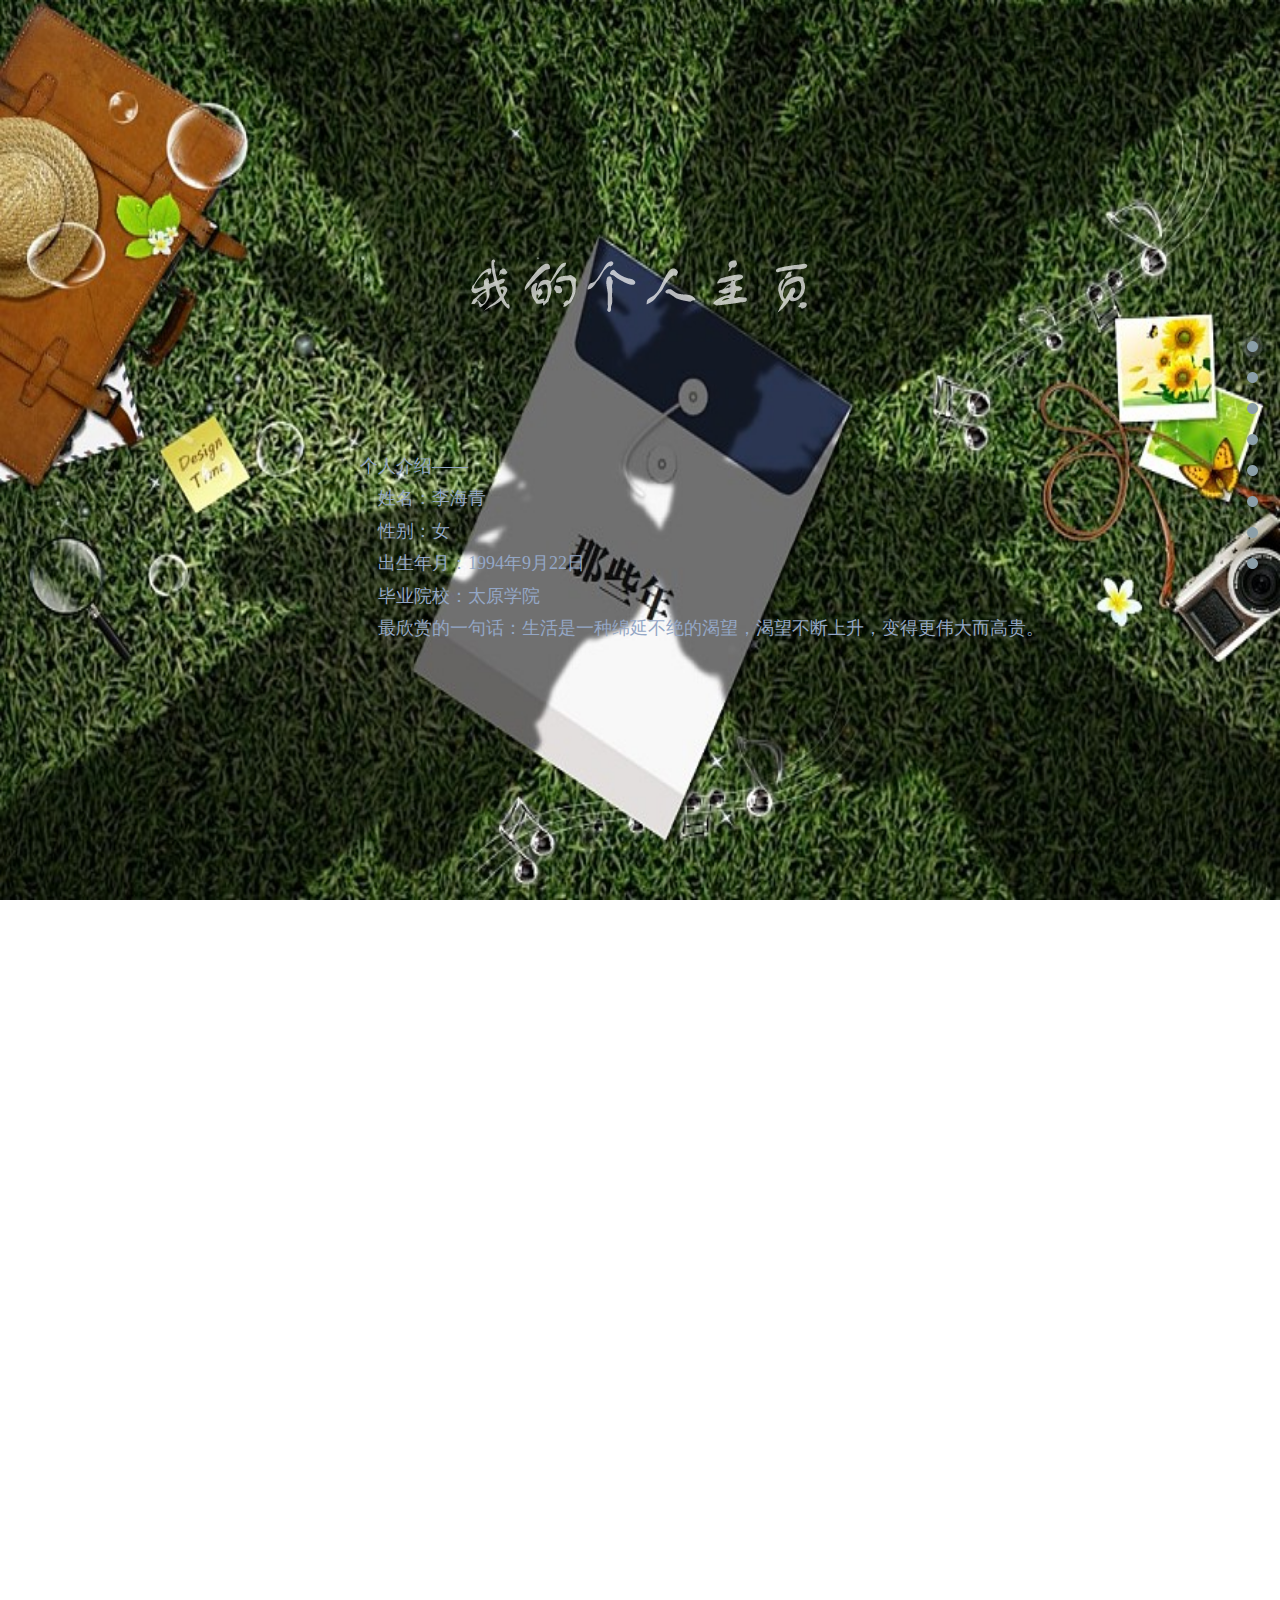
<file: index.html>
﻿<!DOCTYPE html PUBLIC "-//W3C//DTD XHTML 1.0 Transitional//EN" "http://www.w3.org/TR/xhtml1/DTD/xhtml1-transitional.dtd">
<html xmlns="http://www.w3.org/1999/xhtml">
<head>
<meta http-equiv="Content-Type" content="text/html; charset=utf-8" />
<title>个人主页</title>
<link rel="stylesheet" href="css/jquery.fullPage.css">
<style>
* { margin: 0; padding: 0;text-decoration: none}
body { font: 16px/1.8 "Microsoft Yahei",verdana;}

/* 右侧导航 */
#fullPage-nav { _display: none; font-size: 12px;}
#fullPage-nav li { width: 90px; height: 21px; margin: 10px 0 0; vertical-align: middle;}
#fullPage-nav li a { float: right; width: 21px; height: 21px; color: #8F9DA4; text-decoration: none; text-align: right; background: url(images/dot.png) 5px 5px no-repeat;}
#fullPage-nav li .active { background-position: 0 bottom;}
#fullPage-nav span { display: none;}
.fullPage-tooltip { float: left; top: 0; margin-right: 5px; font: 12px "Microsoft Yahei"; color: #8F9DA4; line-height: 21px;}

.section { position: relative; overflow: hidden;}
.section .bg { position: absolute; left: 0; top: 0; width: 100%; height: 100%;}
.section .bg img { display: block; width: 100%; height: 100%;}

.bg11 { position: absolute; bottom: 0; width: 100%; height: 850px; background: url(images/bg11.png) 50% 0 no-repeat; transition: all 1s;}
.bg12 { position: absolute; bottom: -392px; width: 100%; height: 392px; background: url(images/bg12.png) 50% 0 no-repeat; opacity: 0; transition: all 1.7s; bottom: 90px\0;}
.bg13 { position: absolute; bottom: -377px; width: 100%; height: 377px; background: url(images/bg13.png) 50% 0 no-repeat; transition: all 1s;}
.hgroup { position: absolute; width: 554px; height: 176px; left: 50%; top: 25%; margin: 0 0 0 -277px; text-indent: -9999px; background-image: url(images/slogan4.png); opacity: 0; -webkit-transform:scale(0.5, 0.5); transform:scale(0.5, 0.5); transition: all 1s;}
.p11 { position: absolute; left: 50%; top: 50%; width: 700px; margin: 0 0 0 -280px; font-size: 18px; color: #94a7c6; opacity: 0; transition: all 0.5s;}
.mail { position: absolute; left: 50%; top: -26px; width: 375px; height: 26px; margin-left: -187px; background-image: url(images/logo.png); transition: all 1s;}
.mail { float: left; height: 26px; text-indent: -9999px;}
.mail-163 { float: left; width: 107px;}
.mail-126 { float: left;width: 108px; margin-left: 23px;}
.mail-yeah { float: right; width: 115px;}

.bg21 { position: absolute; left: 50%; bottom: 15%; width: 819px; height: 250px; margin-left: -608px; margin-bottom: 40px; background: url(images/bg21.png) 0 0 no-repeat; transition: all 1s;  opacity: 0; margin-left: -1108px;}
.bg22 { position: absolute; left: 50%; bottom: 15%; width: 819px; height: 299px; margin-left: -280px; margin-bottom: 70px; background: url(images/bg22.png) right 0 no-repeat; transition: all 1s; opacity: 0; margin-left: 320px;}
.bg23 { position: absolute; left: 50%; bottom: 15%; width: 819px; height: 325px; margin-left: -409px; background: url(images/com.jpg) 50% 0 no-repeat; transition: all 1s;  bottom: -40%;}
.section strong { position: absolute; left: 50%; top: 15%; z-index: 10; width: 512px; height: 45px; margin-left: -256px; font-size: 24px; font-weight: 500; color: #748A9E; opacity: 0; -webkit-transform:scale(0.5, 0.5); transform:scale(0.5, 0.5); transition: all 1s;}
.section h3 { position: absolute; left: 50%; top: 15%; z-index: 10; width: 512px; height: 45px; margin-left: -256px; margin-top: 60px; text-indent: -9999px; background-repeat: no-repeat; opacity: 0; -webkit-transform:scale(0.5, 0.5); transform:scale(0.5, 0.5); transition: all 1s;}
.p1 { position: absolute; left: 50%; top: 15%; width: 510px; margin-left: -255px; margin-top: 130px; font-size: 16px; color: #727F8C; opacity: 0; transition: all 1s;}

.section2 h3 { background-image: url(images/t31.png);}
.section3 h3 { background-image: url(images/t21.png);}
.section4 h3 { background-image: url(images/t4.png);}
.section5 h3 { background-image: url(images/t5.png);}
.section6 strong { width: 561px; margin-left: -280px;}
.section6 h3 { width: 561px; margin-left: -280px; background-image: url(images/t6.png);}
.section7 strong { width: 561px; margin-left: -280px;}
.section7 h3 { width: 561px; margin-left: -280px; background-image: url(images/t7.png);}
.section8 strong { width: 561px; margin-left: -280px;}
.section8 h3 { width: 561px; margin-left: -280px; background-image: url(images/t8.png);}
.section9 strong { width: 609px; margin-left: -304px;}
.section9 h3 { width: 609px; margin-left: -304px; background-image: url(images/t9.png);}
.section9 h3 span { position: absolute; left: -100px; top: -48px; width: 89px; height: 90px; background-image: url(images/yixin.png);}

.bg31 { position: absolute; left: 50%; bottom: 0; width: 892px; height: 472px; margin-left: -396px; margin-bottom: 80px; background-image: url(images/bg31.png); opacity: 0; transition: all 1s;}
.bg32 { position: absolute; left: 50%; bottom: 0; width: 892px; height: 472px; margin-left: -396px; background: url(images/bg32.png) 470px bottom no-repeat; opacity: 0; transition: all 1s;}
.bg33 { position: absolute; left: 50%; bottom: 0; width: 441px; height: 380px; margin-left: 50%; background: url(images/bg33.png) 0 0 no-repeat; opacity: 0; transition: all 1s;}
.p3 { position: absolute; width: 430px; left: 50%; top: 15%; margin-top: 250px; margin-left: -100%; font-size: 16px; color: #FFFDE1; opacity: 0; transition: all 1s;}

.bg41 { position: absolute; bottom: -372px; width: 100%; height: 372px; background: url(images/bg41.png) 50% 0 no-repeat; transition: all 1s;}
.bg42 { position: absolute; bottom: -449px; width: 100%; height: 449px; background: url(images/bg42.png) 50% 0 no-repeat; transition: all 1s;}
.bg43 { position: absolute; bottom: -449px; width: 100%; height: 449px; margin-bottom: -130px; background: url(images/bg43.png) 50% 0 no-repeat; transition: all 1s;}

.bg51, .bg52, .bg53, .bg54 { position: absolute; z-index: 1; width: 208px; left: 50%; bottom: 20%; padding-top: 210px; color: #fff;}
.section5 h4 { margin-bottom: 12px; font-size: 23px; font-weight: 500;}
.section5 p { font-size: 14px;}
.bg51 { margin-left: -851px; background: url(images/bg51.png) 50% 0 no-repeat; opacity: 0; transition: all 1s;}
.bg52 { margin-left: -403px; background: url(images/bg52.png) 50% 0 no-repeat; opacity: 0; transition: all 1s;}
.bg53 { margin-left: 195px; background: url(images/bg53.png) 50% 0 no-repeat; opacity: 0; transition: all 1s;}
.bg54 { margin-left: 645px; background: url(images/bg54.png) 50% 0 no-repeat; opacity: 0; transition: all 1s;}

.bg61 { position: absolute; top: -454px; width: 100%; height: 545px; background: url(images/bg61.png) 50% 0 no-repeat; transition: all 1s;}
.bg62 { position: absolute; left: 10%; bottom: 25%; width: 597px; height: 284px; margin-left: -507px; background-image: url(images/suxin.png); transition: all 1s;background-size: 100%}
.bg500 { position: absolute; left: 10%; bottom: 15%; width: 597px; height: 284px; margin-left: -507px; background-image: url(images/wph.png); transition: all 1s;background-size: 100%}
.txt6 { position: absolute; left: 90%; bottom: 20%; width: 447px; margin-left: 90px; opacity: 0; transition: all 1s;}
.txt6 p { margin-bottom: 17px; color: #5C7970;}

.bg71 { position: absolute; left: 50%; bottom: -201px; width: 699px; height: 201px; margin-left: -630px; background: url(images/bg71.png) 50% 0 no-repeat; opacity: 0; transition: all 1s;}
.bg72 { position: absolute; left: 50%; bottom: -206px; width: 182px; height: 206px; margin-left: -170px; background: url(images/bg72.png) 50% 0 no-repeat; opacity: 0; transition: all 1s;}
.bg73 { position: absolute; left: 50%; bottom: 170px; width: 651px; height: 231px; margin-left: -530px; background: url(images/bg73.png) 50% 0 no-repeat;}
.bg74 { position: absolute; left: 0; bottom: 0; width: 100%; height: 100%;}
.bg74 img { position: absolute; left: 0; bottom: 0; width: 100%; height: 251px;}
.txt7 { position: absolute; left: 50%; bottom: -150px; width: 420px; margin-left: 100px; opacity: 0; transition: all 1s;}
.txt7 p { margin-bottom: 17px; color: #EAEFF2;}

.bg81 { position: absolute; width: 100%; bottom: 100px; height: 215px; background: url(images/bg81.png) 50% 0 no-repeat;}
.bg82 { position: absolute; left: 50%; bottom: 160px; width: 164px; height: 117px; margin-left: -180px; background-image: url(images/bg82.png); opacity: 0; transition: all 1s;}
.bg83 { position: absolute; left: 50%; bottom: 280px; width: 70px; height: 29px; margin-left: -330px; background-image: url(images/bg83.png); opacity: 0; transition: all 1s;}
.bg84 { position: absolute; left: 50%; bottom: 320px; width: 43px; height: 26px; margin-left: -410px; background-image: url(images/bg84.png); opacity: 0; transition: all 1s;}
.p8 { position: absolute; left: 65%; top: 15%; width: 565px; margin-left: -282px; margin-top: 130px; font-size: 16px; color: #727F8C; opacity: 0; transition: all 1s;}

.bg91, .bg92, .bg93 { padding-top: 350px; font-size: 16px; color: #fff;}
.bg91 { position: absolute; left: 50%; bottom: 15%; width: 340px; margin-left: -970px; background: url(images/bg91.png) 0 0 no-repeat; opacity: 0; transition: all 1s;}
.bg91 p { position: relative; left: 20px; margin-left: 40px; border-right: 1px solid #13AB86;}
.bg92 { position: absolute; left: 50%; bottom: 15%; width: 340px; margin-left: -180px; background: url(images/bg92.png) 50% 0 no-repeat; opacity: 0; transition: all 1s;}
.bg92 p { position: relative; left: 40px; margin-left: 30px;}
.bg93 { position: absolute; left: 50%; bottom: 15%; width: 340px; margin-left: 630px; background: url(images/bg93.png) 50% 0 no-repeat; opacity: 0; transition: all 1s;}
.bg93 p { position: relative; left: -20px; padding-left: 100px; border-left: 1px solid #13AB86;}

.bg101 { position: absolute; width: 100%; height: 100%; background: url(images/bg101.png) 50% 20% no-repeat;}
.bg102 { position: absolute; width: 100%; top: 25%; height: 79px; background: url(images/bg102.png) 50% 0 no-repeat; opacity: 0; -webkit-transform:scale(0.5, 0.5); transform:scale(0.5, 0.5); transition: all 1s;}
.bg103 { position: absolute; width: 100%; top: 25%; height: 37px; margin-top: 110px; background: url(images/bg103.png) 50% 0 no-repeat; opacity: 0; -webkit-transform:scale(0.5, 0.5); transform:scale(0.5, 0.5); transition: all 1s;}
.go { position: absolute; left: 50%; top: 55%; width: 254px; height: 70px; margin-top: 220px; margin-left: -127px; text-indent: -9999px; background-image: url(images/btn21.png); opacity: 1; transition: all 1s;border-radius: 35px;}

.goinfo { position: absolute; left: 50%; top: 55%; width: 254px; height: 70px; margin-top: 220px; margin-left: -127px; text-indent: -9999px; background-image: url(images/phone.png); opacity: 1; transition: all 1s;border-radius: 35px;}
.copyright { position: absolute; left: 0; bottom: 20px; width: 100%; text-align: center; font-size: 0;}
.copyright a, .copyright span { margin: 0 7px; font-size: 12px; color: #a0a0a0;}

/* CSS3过度及动画 */
.active strong, .active h3 { opacity: 1; -webkit-transform:scale(1, 1); transform:scale(1, 1); transition-delay: 0.7s;}
.active .p1 { opacity: 1; transition-delay: 1.7s;}

.active .bg12 { bottom: 90px; opacity: 1; transition-delay: 0.7s; }
.active .bg13 { bottom: 0; opacity: 1; transition-delay: 0.7s;}
.active .hgroup { opacity: 1; -webkit-transform:scale(1, 1); transform:scale(1, 1); transition-delay: 0.7s;}
.active .mail { top: 25px; transition-delay: 0.7s;}
.active .p11 { opacity: 1; transition-duration: 1s; transition-delay: 2s;}

.active .bg21 { opacity: 1; margin-left: -608px; transition-delay: 0.7s;}
.active .bg23 { bottom: 0%; transition-delay: 0.7s;}
.active .bg22 { margin-left: -280px; opacity: 1; transition-delay: 0.7s;}

.active .p3 { margin-left: -480px; opacity: 1; transition-delay: 0.7s;}
.active .bg31, .active .bg32 { opacity: 1; transition-delay: 1s;}
.active .bg33 { margin-left: -120px; opacity: 1; transition-delay: 0.7s;}

.active .bg41 { bottom: 15%; transition-delay: 0.7s;}
.active .bg42 { bottom: 15%; transition-delay: 1.1s;}
.active .bg43 { bottom: 15%; transition-delay: 0.9s;}

.active .bg51 { margin-left: -551px; opacity: 1; transition-delay: 0.7s;}
.active .bg52 { margin-left: -253px; opacity: 1; transition-delay: 0.7s;}
.active .bg53 { margin-left: 45px; opacity: 1; transition-delay: 0.7s;}
.active .bg54 { margin-left: 345px; opacity: 1; transition-delay: 0.7s;}

.active .bg61 { top: 0; transition-delay: 0.7s;}
.active .bg62 { left: 50%; opacity: 1; transition-delay: 0.7s;}
.active .bg500 { left: 55%; opacity: 1; transition-delay: 0.7s;}
.active .txt6 { left: 65%; opacity: 1; transition-delay: 0.7s;}

.active .bg71 { bottom: 250px; opacity: 1; transition-delay: 0.7s;}
.active .bg72 { bottom: 350px; opacity: 1; transition-delay: 0.9s;}
.active .txt7 { bottom: 230px; opacity: 1; transition-delay: 1.1s;}

.active .bg82 { bottom: 260px; margin-left: -280px; opacity: 1; transition-delay: 0.7s;}
.active .bg83 { bottom: 380px; margin-left: -430px; opacity: 1; transition-delay: 1s;}
.active .bg84 { bottom: 420px; margin-left: -510px; opacity: 1; transition-delay: 1.2s;}
.active .p8 { opacity: 1; transition-delay: 1.7s;}

.active .bg91 { margin-left: -570px; opacity: 1; transition-delay: 0.7s;}
.active .bg92 { opacity: 1; transition-delay: 0.8s;}
.active .bg93 { margin-left: 230px; opacity: 1; transition-delay: 0.7s;}

.active .bg102, .active .bg103 { opacity: 1; -webkit-transform:scale(1, 1); transform:scale(1, 1); transition-delay: 0.7s;}
.active .go { top: 0; opacity: 1; transition-delay: 0.8s;}
.active .goinfo { top: 10%; opacity: 1; transition-delay: 1.2s;}

/* for lt ie 10 */
.ltie10 strong, .ltie10 h3 { opacity: 1; transform:scale(1, 1); transition-delay: 0.7s;}
.ltie10 .p1 { opacity: 1; transition-delay: 1.7s;}

.ltie10 .bg12 { bottom: 90px; opacity: 1; transition-delay: 0.7s; }
.ltie10 .bg13 { bottom: 0; opacity: 1; transition-delay: 0.7s;}
.ltie10 .hgroup { opacity: 1; transform:scale(1, 1); transition-delay: 0.7s;}
.ltie10 .mail { top: 25px; transition-delay: 0.7s;}
.ltie10 .p11 { opacity: 1; transition-duration: 1s; transition-delay: 2s;}

.ltie10 .bg21 { opacity: 1; margin-left: -608px; transition-delay: 0.7s;}
.ltie10 .bg23 { bottom: 15%; transition-delay: 0.7s;}
.ltie10 .bg22 { margin-left: -280px; opacity: 1; transition-delay: 0.7s;}

.ltie10 .p3 { margin-left: -480px; opacity: 1; transition-delay: 0.7s;}
.ltie10 .bg31, .ltie10 .bg32 { opacity: 1; transition-delay: 1s;}
.ltie10 .bg33 { margin-left: -120px; opacity: 1; transition-delay: 0.7s;}

.ltie10 .bg41 { bottom: 15%; transition-delay: 0.7s;}
.ltie10 .bg42 { bottom: 15%; transition-delay: 1.1s;}
.ltie10 .bg43 { bottom: 15%; transition-delay: 0.9s;}

.ltie10 .bg51 { margin-left: -551px; opacity: 1; transition-delay: 0.7s;}
.ltie10 .bg52 { margin-left: -253px; opacity: 1; transition-delay: 0.7s;}
.ltie10 .bg53 { margin-left: 45px; opacity: 1; transition-delay: 0.7s;}
.ltie10 .bg54 { margin-left: 345px; opacity: 1; transition-delay: 0.7s;}

.ltie10 .bg61 { top: 0; transition-delay: 0.7s;}
.ltie10 .bg62 { left: 50%; opacity: 1; transition-delay: 0.7s;}
.ltie10 .bg500 { left: 55%; opacity: 1; transition-delay: 0.7s;}
.ltie10 .txt6 { left: 65%; opacity: 1; transition-delay: 0.7s;}

.ltie10 .bg71 { bottom: 250px; opacity: 1; transition-delay: 0.7s;}
.ltie10 .bg72 { bottom: 350px; opacity: 1; transition-delay: 0.9s;}
.ltie10 .txt7 { bottom: 420px; opacity: 1; transition-delay: 1.1s;}

.ltie10 .bg82 { bottom: 260px; margin-left: -280px; opacity: 1; transition-delay: 0.7s;}
.ltie10 .bg83 { bottom: 380px; margin-left: -430px; opacity: 1; transition-delay: 1s;}
.ltie10 .bg84 { bottom: 420px; margin-left: -510px; opacity: 1; transition-delay: 1.2s;}
.ltie10 .p8 { opacity: 1; transition-delay: 1.7s;}

.ltie10 .bg91 { margin-left: -570px; opacity: 1; transition-delay: 0.7s;}
.ltie10 .bg92 { opacity: 1; transition-delay: 0.8s;}
.ltie10 .bg93 { margin-left: 230px; opacity: 1; transition-delay: 0.7s;}

.ltie10 .bg102, .ltie10 .bg103 { opacity: 1; transform:scale(1, 1); transition-delay: 0.7s;}
.ltie10 .go { top: 0; opacity: 1; transform:scale(1, 1); transition-delay: 0.8s;}
.ltie10 .goinfo { top: 10%; opacity: 1; transform:scale(1, 1); transition-delay: 1.2s;}
</style>
<script src="js/jquery.min.js"></script>
<script src="js/jquery-ui.min.js"></script>
<script src="js/jquery.fullPage.min.js"></script>
<script>
$(function(){
	if($.browser.msie && $.browser.version < 10){
		$('body').addClass('ltie10');
	}
	$.fn.fullpage({
		verticalCentered: false,
		anchors: ['page1', 'page2', 'page3', 'page4', 'page5', 'page6', 'page7', 'page8'],
		navigation: true,
		navigationTooltips: ['个人主页', '自我评价', '专业', '项目经验', 'PC端作品展示', '移动端作品展示', '朋友链接', '联系我']
	});
});
</script>
</head>
<body>
<div class="section section1">
	<div class="bg"><img src="images/pic1.jpg" alt=""></div>
	<!-- <div class="bg11"></div>
	<div class="bg12"></div>
	<div class="bg13"></div> -->
	<div class="hgroup">
		<!-- <h1><a href="#">我的个人主页</a></h1>
		<h2>等你来观！</h2> -->
	</div>
	<p class="p11">个人介绍&mdash;&mdash;<br>
	&nbsp&nbsp&nbsp&nbsp姓名：李海青<br>
	&nbsp&nbsp&nbsp&nbsp性别：女<br>&nbsp&nbsp&nbsp&nbsp出生年月：1994年9月22日<br>&nbsp&nbsp&nbsp&nbsp毕业院校：太原学院<br>
	&nbsp&nbsp&nbsp&nbsp最欣赏的一句话：生活是一种绵延不绝的渴望，渴望不断上升，变得更伟大而高贵。<br>
    </p>
</div>

<div class="section section2">
	<div class="bg"><img src="images/section2.jpg" alt=""></div>
	<div class="bg21"></div>
	<div class="bg22"></div>
	<div class="bg23"></div>
	<strong>[ 自我评价 ]</strong>
	<h3>真实的自己，真实的评价</h3>
	<p class="p1">本人性格文静、自信热情、做事稳重、有责任心、能吃苦耐劳，富有时间观念，富于团队合作精神和集体荣誉感及企业忠诚度，有一定的语言表达能力，善于沟通交际，具有良好的人际关系。坚信“工作的人生最美丽”。</p>
</div>

<div class="section section3">
	<div class="bg"><img src="images/section3.jpg" alt=""></div>
	<div class="bg31"></div>
	<div class="bg32"></div>
	<div class="bg33"></div>
	<strong>[ 专业 ]</strong>
	<h3>硬气的专业搭配奋进的自己</h3>
	<p class="p3">大学期间主修网络工程专业，擅长html,css等计算机语言，熟悉office等办公软件，熟练而全面掌握计算机网络专业知识，熟悉SQL Sever、MySQL等数据库操作。</p>
</div>

<div class="section section4">
	<div class="bg"><img src="images/section4.jpg" alt=""></div>
	<div class="bg41"></div>
	<div class="bg42"></div>
	<div class="bg43"></div>
	<strong>[ 项目经验 ]</strong>
	<h3>美轮美奂，百变尽随你心</h3>
	<p class="p1">PC端项目：唯品会主页，素馨花卉主页<br>
	移动端项目：腾讯天气APP，外卖APP</p>
</div>

<!-- <div class="section section5">
	<div class="bg"><img src="images/section5.jpg" alt=""></div>
	<strong>[ 功能·创 ]</strong>
	<h3>灵活机变，全面为你而生</h3>
	<div class="bg51">
		<h4>新语音视频邮件</h4>
		<p>写信不再枯燥！在线录制和播放声音和视频邮件，比单纯的文字邮件更感性、更方便，更好玩。</p>
	</div>
	<div class="bg52">
		<h4>虚拟场景写信模式</h4>
		<p>写信可以选择自己喜欢的场景，配合美妙的背景音乐，让写信<br>变得更为有趣和生动。</p>
	</div>
	<div class="bg53">
		<h4>独创智能体检</h4>
		<p>网易邮箱6.0版帮你关注邮箱安全，提醒你及时清理邮件，打<br>造轻量级邮箱。</p>
	</div>
	<div class="bg54">
		<h4>全新多帐号关联</h4>
		<p>一键关联和切换多个网易邮箱，同时对于重要的邮箱帐号进行<br>密码验证保护。</p>
	</div>
</div> -->

<div class="section section6">
	<div class="bg"><img src="images/section6.jpg" alt=""></div>
	<div class="bg61"></div>
	<div class="bg62"></div>
	<div class="bg500"></div>
	<strong>[ PC端作品展示 ]</strong>
	<!-- <h3>办公利器，工作更高效顺手</h3> -->
	<div class="txt6">
		<p>作品一：<br><a href="wph.html" style="color: #5C7970">&nbsp&nbsp&nbsp&nbsp唯品会首页</a></p>
		<p>作品二：<br><a href="shouye.html" style="color: #5C7970">&nbsp&nbsp&nbsp&nbsp素馨花卉主页</a></p>
		<!-- <p>如此高效迅速处理邮件，让邮件处理过程变成更轻松和快捷。</p> -->
	</div>
</div>


<div class="section section8">
	<div class="bg"><img src="images/section8.jpg" alt=""></div>
	<div class="bg81"></div>
	<div class="bg82"></div>
	<div class="bg83"></div>
	<div class="bg84"></div>
	<strong>[ 移动端作品展示 ]</strong>
	<h3>厚积薄发，大幅度提速创新标</h3>
	<p class="p8">作品一：<br><a href="./weather/index.html" style="color: #5C7970">&nbsp&nbsp&nbsp&nbsp腾讯天气APP</a><br>作品二：<br><a href="./waimai/index.html" style="color: #5C7970">&nbsp&nbsp&nbsp&nbsp外卖APP</a></p>
</div>

<!-- <div class="section section9">
	<div class="bg"><img src="images/section9.jpg" alt=""></div>
	<strong>[ 让沟通更有趣 ]</strong>
	<h3><span></span>沟通无界，连接易信无缝整合</h3>
	<div class="bg91">
		<p>易信扫描二维码即可登录网易<br>邮箱6.0版，“扫一扫”让邮<br>箱登录更方便。</p>
	</div>
	<div class="bg92">
		<p>登录邮箱后，可直接使用Web<br>易信和好友聊天，还可以发图<br>片，让聊天更有趣。</p>
	</div>
	<div class="bg93">
		<p>易信和邮箱新邮件同步提醒，<br>在易信可以直接查看和回复<br>邮件，手机收发邮件更快捷。</p>
	</div>
</div> -->

<div class="section section7">
	<div class="bg"><img src="images/section7.jpg" alt=""></div>
	<div class="bg71"></div>
	<!-- <div class="bg72"></div> -->
	<div class="bg73"></div>
	<strong>[ 朋友的链接 ]</strong>
	<h3>一目了然，来往友谊更长存</h3>
	<div class="txt7">
		<p>人生漫长，友情岁月<br>
		身边的变化，QQ、微信的变化更新，朋友圈好友的增加</p>
		<p>要学会维持你的快乐，不断地感恩，不断地将脸朝向有光的地方。<br>时间长了，你自然学会了和喜悦相处的诀窍。<br>
		希望你一站出来，就让人能从你身上看到生命的光彩。</p>
	</div>
	<div class="bg74"><img src="images/bg74.png" alt=""></div>
</div>

<div class="section section10">
	<div class="bg"><img src="images/pic2.jpg" alt=""></div>
	<!-- <div class="bg101"></div>
	<div class="bg102"></div>
	<div class="bg103"></div> -->
	<a class="go"></a>
	<a class="goinfo"></a>
	<p class="copyright"></p>

</div>
</body>
</html>
</file>
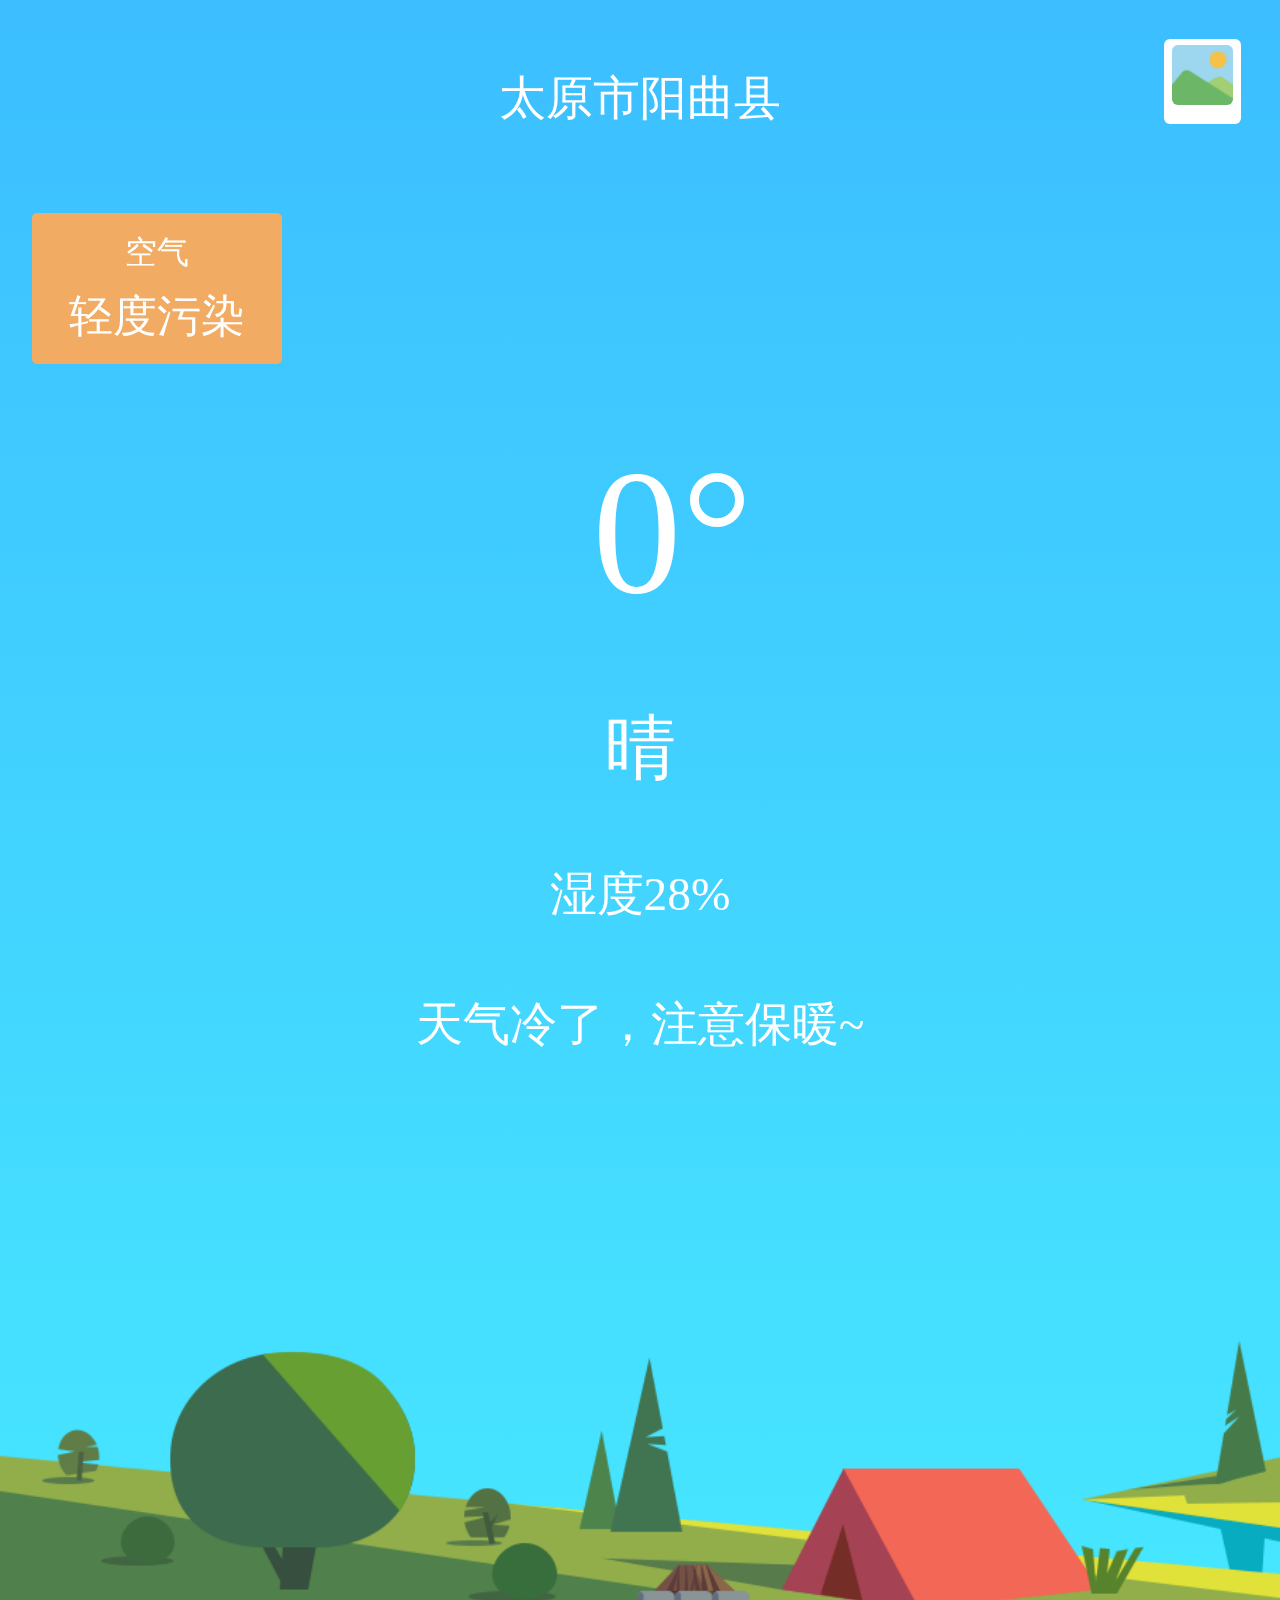
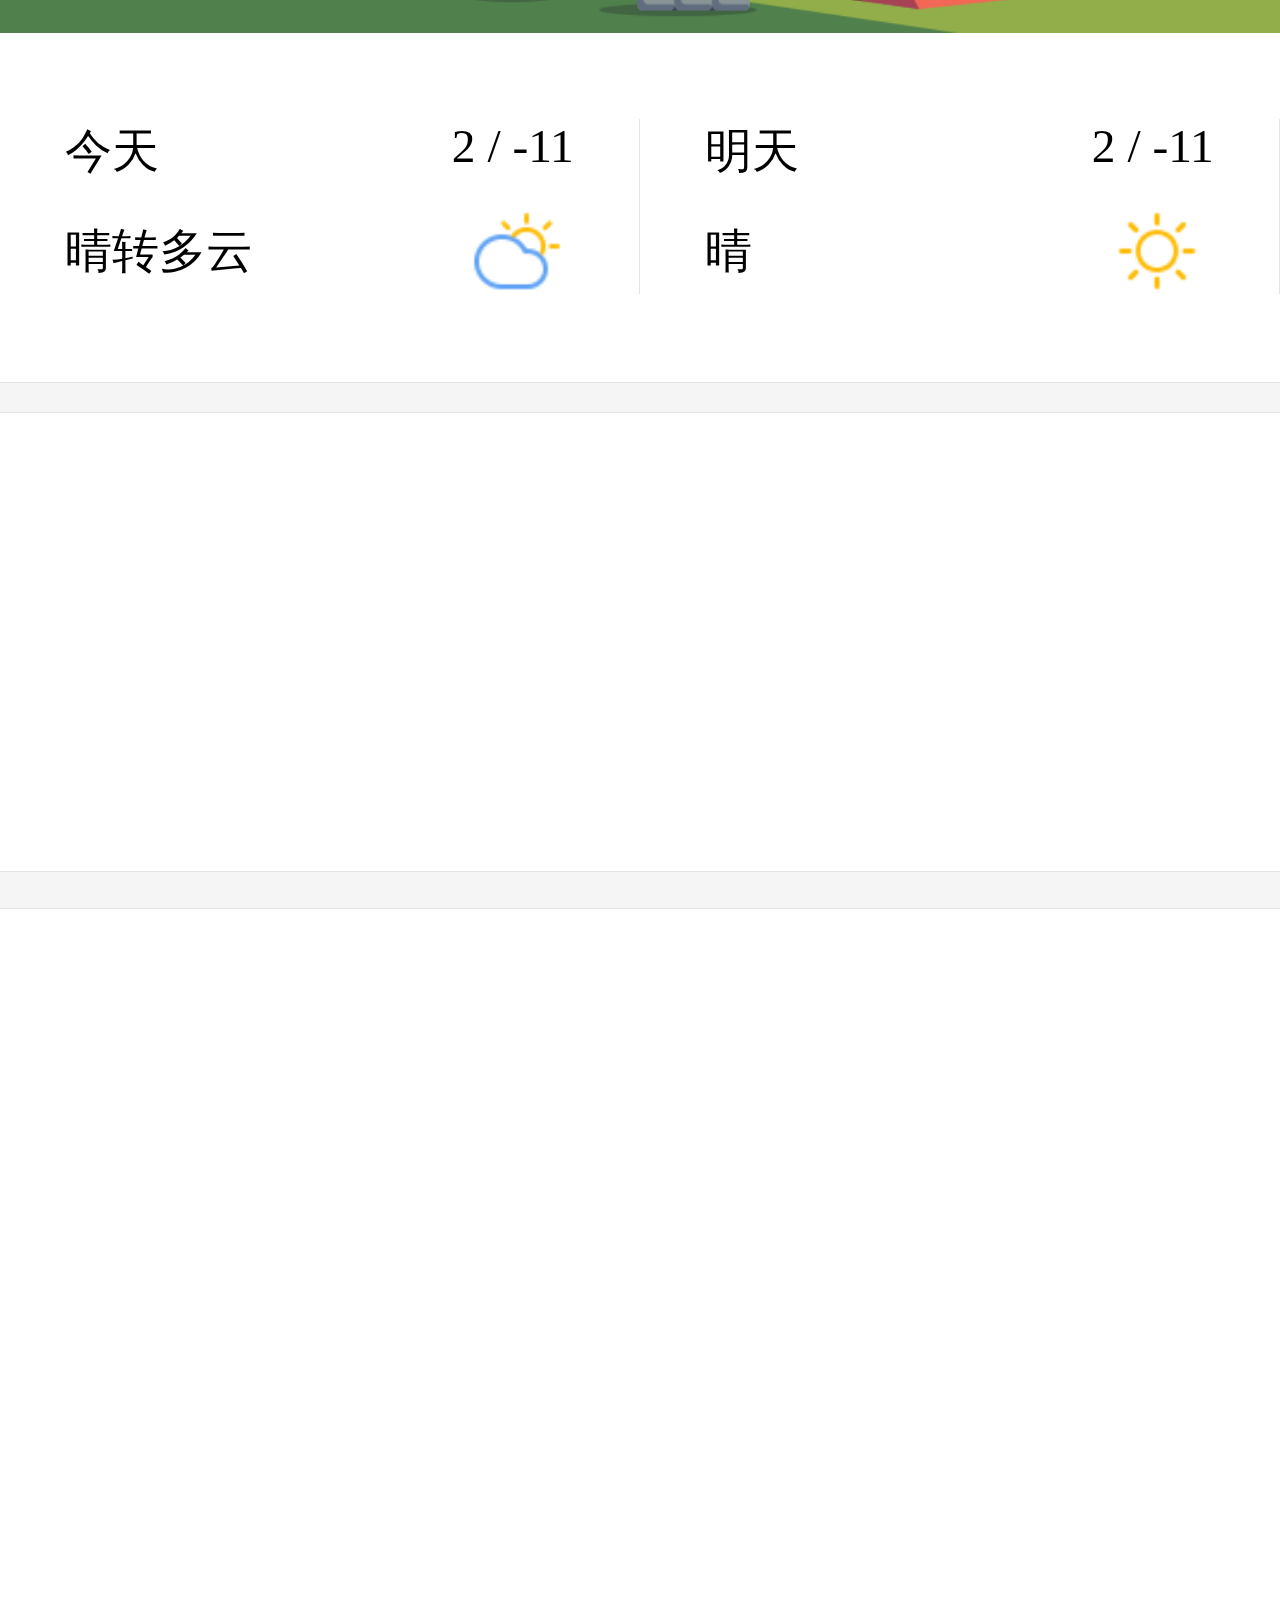
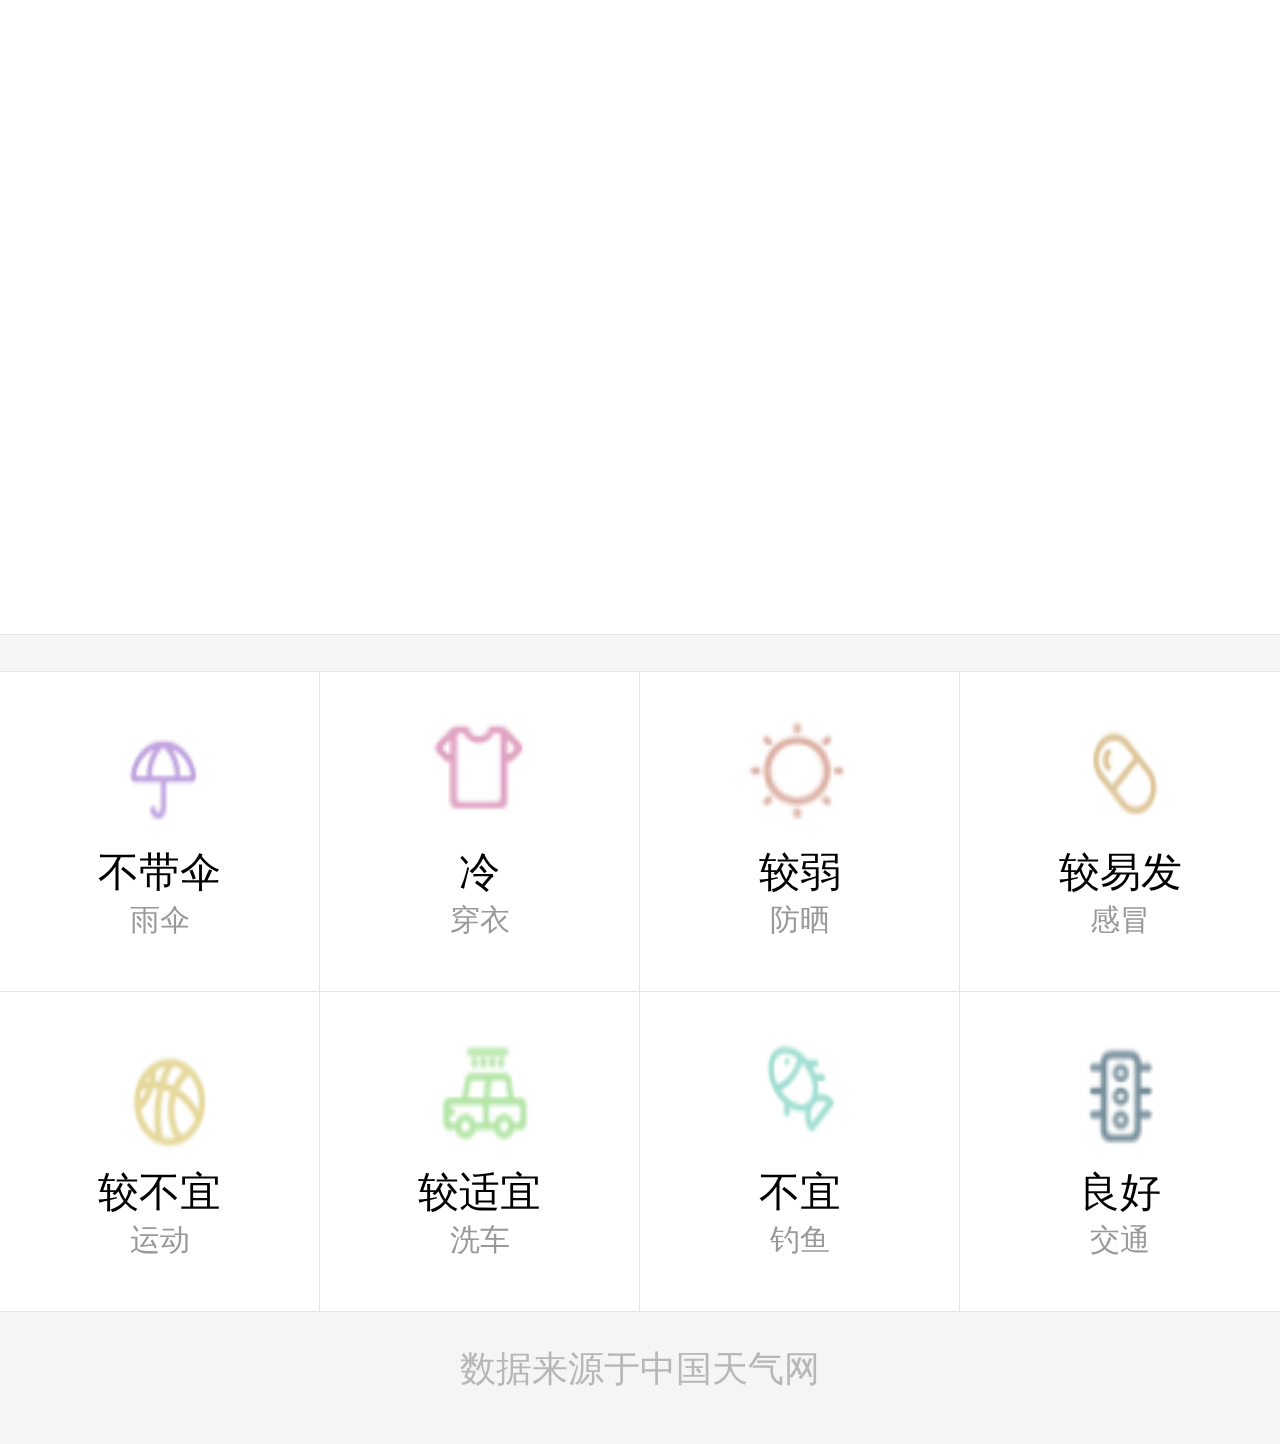
<file: weather/index.html>
<!DOCTYPE html>
<html lang="en">
<head>
	<meta charset="UTF-8">
	<meta name="viewport" content="width=device-width,initial-scale=1.0,maximum-scale=1.0,user-scalable=0">
	<title>天气APP</title>
	<link rel="stylesheet" type="text/css" href="https://at.alicdn.com/t/font_853165_7cfc8h5nmzo.css"/>
	<link rel="stylesheet" href="css/index.css">
	<!-- 引入js的路径 -->
	<script src="js/jquery3.2.1.min.js"></script>
	<script src="js/rem.js"></script>
	<script src="js/citys.js"></script>
</head>
<body>
	<main>
	<!--蓝背景图-->
	<div class="banner">
		<p class="cityinfo"><i class="iconfont icon-dizhi"></i><span>太原市阳曲县</span></p>
		<div class="pollution">
			<span>空气</span>
			<span class="con">轻度污染</span>
		</div>
		<p class="climate">0°</p>
		<p class="weather">晴</p>
		<p>湿度28%</p>
		<p>天气冷了，注意保暖~</p>
		<div class="picture">
			<img src="img/picture.png"/>
		</div>
	</div>
	<!--今明天气状况-->
	<div class="weacon">
		<div class="weacon-info">
			<div class="today">
				<div class="up">
					<p>今天</p>
				    <span class="tem">
				    	<span class="today-high">2</span>
				        <span>/</span>
				        <span class="today-low">-11</span>
				    </span>				    
				</div>
				<div class="down">
					<p class="today-down">晴转多云</p>
				    <img src="img/1.png" alt="" />
				</div>				
			</div>
		    <div class="tomorrow">
		    	<div class="up">
					<p>明天</p>
				    <span class="tem">
				    	<span class="tomorrow-high">2</span>
				        <span>/</span>
				        <span class="tomorrow-low">-11</span>
				    </span>	
				</div>
				<div class="down">
					<p class="tomorrow-down">晴</p>
				    <img src="img/0.png" alt="" />
				</div>	
		    </div>
		</div>	
	</div>
	<!--24小时天气状况-->
	<div class="timewea">
		<div class="timewea-info">
			<ul>
			<!--<li class="contain">
				<p>12:00</p>
			    <img src="img/0.png"/>
			    <p>5°</p>
			</li>	
			<li class="contain">
				<p>13:00</p>
			    <img src="img/0.png"/>
			    <p>4°</p>
			</li>	
			<li class="contain">
				<p>14:00</p>
			    <img src="img/0.png"/>
			    <p>3°</p>
			</li>	
			<li class="contain">
				<p>15:00</p>
			    <img src="img/0.png"/>
			    <p>2°</p>
			</li>	
			<li class="contain">
				<p>16:00</p>
			    <img src="img/0.png"/>
			    <p>-1°</p>
			</li>	
			<li class="contain">
				<p>17:00</p>
			    <img src="img/0.png"/>
			    <p>-2°</p>
			</li>
			<li class="contain">
				<p>18:00</p>
			    <img src="img/0.png"/>
			    <p>5°</p>
			</li>	
			<li class="contain">
				<p>19:00</p>
			    <img src="img/0.png"/>
			    <p>5°</p>
			</li>	
			<li class="contain">
				<p>19:00</p>
			    <img src="img/0.png"/>
			    <p>5°</p>
			</li>	
			<li class="contain">
				<p>19:00</p>
			    <img src="img/0.png"/>
			    <p>5°</p>
			</li>	
			<li class="contain">
				<p>19:00</p>
			    <img src="img/0.png"/>
			    <p>5°</p>
			</li>	-->
			</ul>
		</div>
	</div>
	<!--详细天气情况-->
	<div class="wea-detail">
		<div class="wea-detail-info">
			<ul>
			<!--<li class="wea-detail-contain">
				<div class="date">
					<p class="date-info">昨天</p>
				    <p>01/15</p>
				</div>			
				<img src="img/1.png"/>
				<p>3°</p>
				<p>-12°</p>
				<img src="img/31.png"/>
				<p>多云</p>
				<div>
					<p>西北风</p>
				    <p class="level">3级</p>
				</div>	
			</li>
			<li class="wea-detail-contain">
				<div class="date">
					<p class="date-info">昨天</p>
				    <p>01/15</p>
				</div>			
				<img src="img/1.png"/>
				<p>3°</p>
				<p>-12°</p>
				<img src="img/31.png"/>
				<p>多云</p>
				<div>
					<p>西北风</p>
				    <p class="level">3级</p>
				</div>	
			</li>
			<li class="wea-detail-contain">
				<div class="date">
					<p class="date-info">昨天</p>
				    <p>01/15</p>
				</div>			
				<img src="img/1.png"/>
				<p>3°</p>
				<p>-12°</p>
				<img src="img/31.png"/>
				<p>多云</p>
				<div>
					<p>西北风</p>
				    <p class="level">3级</p>
				</div>	
			</li>
			<li class="wea-detail-contain">
				<div class="date">
					<p class="date-info">昨天</p>
				    <p>01/15</p>
				</div>			
				<img src="img/1.png"/>
				<p>3°</p>
				<p>-12°</p>
				<img src="img/31.png"/>
				<p>多云</p>
				<div>
					<p>西北风</p>
				    <p class="level">3级</p>
				</div>	
			</li>
			<li class="wea-detail-contain">
				<div class="date">
					<p class="date-info">昨天</p>
				    <p>01/15</p>
				</div>			
				<img src="img/1.png"/>
				<p>3°</p>
				<p>-12°</p>
				<img src="img/31.png"/>
				<p>多云</p>
				<div>
					<p>西北风</p>
				    <p class="level">3级</p>
				</div>	
			</li>
			<li class="wea-detail-contain">
				<div class="date">
					<p class="date-info">昨天</p>
				    <p>01/15</p>
				</div>			
				<img src="img/1.png"/>
				<p>3°</p>
				<p>-12°</p>
				<img src="img/31.png"/>
				<p>多云</p>
				<div>
					<p>西北风</p>
				    <p class="level">3级</p>
				</div>	
			</li>
			<li class="wea-detail-contain">
				<div class="date">
					<p class="date-info">昨天</p>
				    <p>01/15</p>
				</div>			
				<img src="img/1.png"/>
				<p>3°</p>
				<p>-12°</p>
				<img src="img/31.png"/>
				<p>多云</p>
				<div>
					<p>西北风</p>
				    <p class="level">3级</p>
				</div>	
			</li>		-->
			</ul>
		</div>
	</div>
	<!--温馨提示-->
	<div class="notice">
		<div class="notice-info">
			<ul>
				<li>
					<img src="img/60.png"/>
					<p class="one">不带伞</p>
					<p class="two">雨伞</p>
				</li>
				<li>
					<img src="img/61.png"/>
					<p class="one">冷</p>
					<p class="two">穿衣</p>
				</li>
				<li>
					<img src="img/62.png"/>
					<p class="one">较弱</p>
					<p class="two">防晒</p>
				</li>
				<li>
					<img src="img/63.png"/>
					<p class="one">较易发</p>
					<p class="two">感冒</p>
				</li>
				<li>
					<img src="img/64.png"/>
					<p class="one">较不宜</p>
					<p class="two">运动</p>
				</li>
				<li>
					<img src="img/65.png"/>
					<p class="one">较适宜</p>
					<p class="two">洗车</p>
				</li>
				<li>
					<img src="img/66.png"/>
					<p class="one">不宜</p>
					<p class="two">钓鱼</p>
				</li>
				<li>
					<img src="img/67.png"/>
					<p class="one">良好</p>
					<p class="two">交通</p>
				</li>
			</ul>
		</div>
	    <p class="footer">数据来源于中国天气网</p>
	</div>
	</main>
	<!--跳转到搜索块-->
	<div class="citys">
		<div class="search">
			<i class="iconfont icon-sousuo"></i>
			<input type="text" name="" id="" placeholder="搜索市、区、县等" />
			<p>取消</p>
		</div>
		<p class="information1">当前定位</p>
		<div class="area">小店区</div>
		<p class="information">历史记录</p>
		<i class="iconfont icon-laji"></i>
		<div class="history">
			<div class="city">拉萨</div>
			<div class="city">上海</div>
		</div>		
		<span class="scence">热门景区</span>
		<section>
			<div class="city">故宫</div>
			<div class="city">颐和园</div>
			<div class="city">九寨沟</div>	
			<div class="city">凤凰古城</div>
			<div class="city">秦始皇陵</div>
			<div class="city">龙门石窟</div>	
			<div class="city">武陵源</div>
			<div class="city">华山</div>
			<div class="city">黄山</div>	
		</section>
		<div class="hot-city">
			<!--<p class="information2">热门城市</p>-->
			<!--<ul>-->
			<!--<li class="city">北京</li>
			<li class="city">上海</li>
			<li class="city">广州</li>	
			<li class="city">深圳</li>
			<li class="city">郑州</li>
			<li class="city">西安</li>	
			<li class="city">南京</li>
			<li class="city">杭州</li>
			<li class="city">武汉</li>	
			<li class="city">成都</li>
			<li class="city">沈阳</li>
			<li class="city">天津</li>	-->
			<!--</ul>-->
		</div>			
	</div>
</body>
</html>
<!--
	1.获取默认城市的天气信息
	2.获取所有城市的信息
	3.点击每个城市可以获取当前城市的天气信息
	4.在搜索框内输入要搜索的城市，几点搜素按钮进行搜素
-->
</file>
<file: weather/css/index.css>
*{
	padding: 0;
	margin: 0;
	box-sizing: border-box;
	list-style: none;
}
/*蓝背景图*/
.banner{
	width: 100%;
	height: 13.78rem;
	background-image: url('../img/screen.png'),linear-gradient(#3cbeff,#47e7ff);
	background-repeat: no-repeat;
	background-position: bottom;
	background-size: 100%;
}
.banner p{
	display: block;
	text-align: center;
	color: white;
	font-size: 0.4rem;
	padding-top: 0.56rem;
}
.pollution{
	width: 2.11rem;
	height: 1.27rem;
	background: #f1ab62;
	margin-top: 0.7rem;
	margin-left: 0.27rem;
	padding-top: 0.15rem;
	border-radius: 5px;
}
.pollution span{
	display: block;
	text-align: center;
	color: white;	
	font-size: 0.27rem;
	font-weight: 200;
}
.pollution .con{
	font-size: 0.37rem;
	padding-top: 0.1rem;
	font-weight: 200;
}
.banner .climate{
	font-size: 1.5rem;
	padding-left: 0.55rem;
}
.banner .weather{
	font-size: 0.6rem;
}
.picture{
	width: 0.65rem;
	height: 0.72rem;
	background: white;
	position: absolute;
	top: 0.33rem;
	right: 0.33rem;
	border-radius: 0.05rem;
}
.picture img{
	display: block;
	width: 80%;
	height: 70%;
	margin: 0 auto;
	margin-top: 0.05rem;
	border-radius: 0.05rem;
}
/*今明天气状况*/
.weacon{
	width: 100%;
	height: 3.2rem;
	background: #f5f5f5;
}
.weacon-info{
	width: 100%;
	height: 2.95rem;
	background: white;
	border-bottom: 1px solid #e4e4e4;
	padding-top: 0.72rem;
}
.today{
	width: 50%;
	height: 1.48rem;
	border-right: 1px solid #e4e4e4 ;
	float: left;
	padding: 0 0.55rem 0 0.55rem;
}
.today p{
	font-size: 0.4rem;
}
.up{
	display: flex;
	justify-content: space-between;
	align-items: flex-start;
	padding-bottom: 0.1rem;
}
.up span{
	font-size: 0.4rem;
}
.down{
	display: flex;
	justify-content: space-between;
	align-items: center;
}
.down img{
	width: 0.96rem;
	height: 0.96rem;
}
.tomorrow{
	width: 50%;
	height: 1.48rem;
	border-right: 1px solid #e4e4e4 ;
	float: right;
	padding: 0 0.55rem 0 0.55rem;
}
.tomorrow p{
	font-size: 0.4rem;
}
/*24小时天气状况*/
.timewea{
	width: 100%;
	height: 4.18rem;
	background: #F5F5F5;
}
.timewea-info{
	width: 100%;
	height: 3.88rem;
	background: white;
	border-bottom: 1px solid #E4E4E4;
	border-top: 1px solid #E4E4E4;
	/* x方向允许出现滚动条 */
    overflow-x: auto;
    /* y方向滚动条隐藏 */
    overflow-y: hidden;
}
.timewea-info::-webkit-scrollbar{
	width: 0;
}
.timewea-info ul{
	/*width: 100%;*/
	height: 3.88rem;
	display: flex;
}
.contain{
	width: 1.79rem;
	height: 100%;
	font-size: 0.4rem;
	align-items: center;
	padding: 0.84rem 0.27rem 0.5rem 0.27rem;
	float: left;
	display: flex;
	justify-content: space-between;
	flex-direction: column;
}
.contain img{
	width: 0.9rem;
	height: 0.9rem;
}
/*详细天气情况*/
.wea-detail{
	width: 100%;
	height: 11.5rem;
	background: #F5F5F5;
}
.wea-detail-info{
	width: 100%;
	height: 11.2rem;
	background: white;
	border-bottom: 1px solid #E4E4E4;
	border-top: 1px solid #E4E4E4;
	/* x方向允许出现滚动条 */
    overflow-x: auto;
    /* y方向滚动条隐藏 */
    overflow-y: hidden;
}
.wea-detail-info::-webkit-scrollbar{
	width: 0;
}
.wea-detail-info ul{
	width: 12.53rem;
	height: 11.2rem;
	display: flex;
}
.wea-detail-contain{
	width: 1.79rem;
	height: 11.2rem;
	font-size: 0.4rem;
	align-items: center;
	padding: 0.84rem 0.27rem 0.5rem 0.27rem;
	float: left;
	display: flex;
	justify-content: space-between;
	flex-direction: column;
	color: #ababab;
	text-align: center;
}
.wea-detail-contain img{
	width: 0.9rem;
	height: 0.9rem;
}
.level{
	padding-top: 0.1rem;
	text-align: center;
	width: 1.79rem;
}
.date-info{
	text-align: center;
}
/*温馨提示*/
.notice{
	width: 100%;
	height: 6.52rem;
	background: #F5F5F5;
}
.notice-info{
	width: 100%;
	height: 5.4rem;
	background: white;	
	border-top: 1px solid #E4E4E4;
}
.notice-info ul li{
	width: 25%;
	height: 2.7rem;
	border-right: 1px solid #E4E4E4;
	border-bottom: 1px solid #E4E4E4;
	float: left;
	padding-top: 0.25rem;
	padding-bottom: 0.25rem;
}
.notice-info ul li:nth-child(4){
	border-right: none;
}
.notice-info ul li:nth-child(8){
	border-right: none;
}
.notice-info ul li img{
	width: 1.2rem;
	height: 1.2rem;
	display: block;
	margin: 0 auto;
}
.notice-info ul li .one{
	font-size: 0.35rem;
	text-align: center;
}
.notice-info ul li .two{
	font-size: 0.25rem;
	text-align: center;
	color: #999999;
}
.footer{
	text-align: center;
	color: #b7b7b7;
	font-size: 0.3rem;
	padding: 0.3rem;
}
/*跳转到搜索块*/
.citys{
	width: 100%;
	height: 100%;
	background: white;
	position: absolute;
	left: 0;
	top: 0;
	display: none;
}
.search{
	width: 100%;
	height: 1.5rem;
	border-bottom: 1px solid #E4E4E4;
	position: relative;
	position: fixed;
	top: 0;
	left: 0;
	background: white;
}
.search input{
	width: 8.6rem;
	height: 0.85rem;
	border: none;
	border-radius: 30px;
	background: #f2f2f2;
	padding-left: 0.95rem;
	margin-left: 0.34rem;
	outline: none;
}
.icon-sousuo{
	position: absolute;
	top: 0.7rem;
	left: 0.65rem;
}
.search p{
	font-size: 0.4rem;
	float: right;
	margin-top: 0.65rem;
	margin-right: 0.5rem;
}
.information1{
	font-size: 0.36rem;
	color: #434343;
	margin-top: 2.14rem;
	margin-left: 0.4rem;
}
section{
	height: 3.5rem;
}
.area{
	width: 3.16rem;
	height: 0.78rem;
	background: #f2f2f2;
	font-size: 0.34rem;
	text-align: center;
	line-height: 0.78rem;
	border-radius: 0.5rem;
	margin-left: 0.36rem;
	margin-top: 0.4rem;
}
.icon-laji{
	float: right;
	padding-right: 0.5rem;
}
.history{
	width: 100%;
	height: 1.2rem;
}
.hot-city{
	height: 5.2rem;
}
.information{
	font-size: 0.36rem;
	color: #434343;
	margin-top: 0.64rem;
	margin-left: 0.4rem;
}
.information2{
	width: 100%;
	float: left;
	font-size: 0.36rem;
	color: #434343;
	margin-top: 0.64rem;
	margin-left: 0.4rem;
}
.city{
	width: 3.16rem;
	height: 0.78rem;
	background: #f2f2f2;
	font-size: 0.34rem;
	text-align: center;
	line-height: 0.78rem;
	border-radius: 0.5rem;
	margin-left: 0.36rem;
	margin-top: 0.4rem;
	float: left;
}
.scence{
	font-size: 0.36rem;
	color: #434343;
	display: block;
	margin-top: 0.64rem;
	margin-left: 0.4rem;
}
</file>
